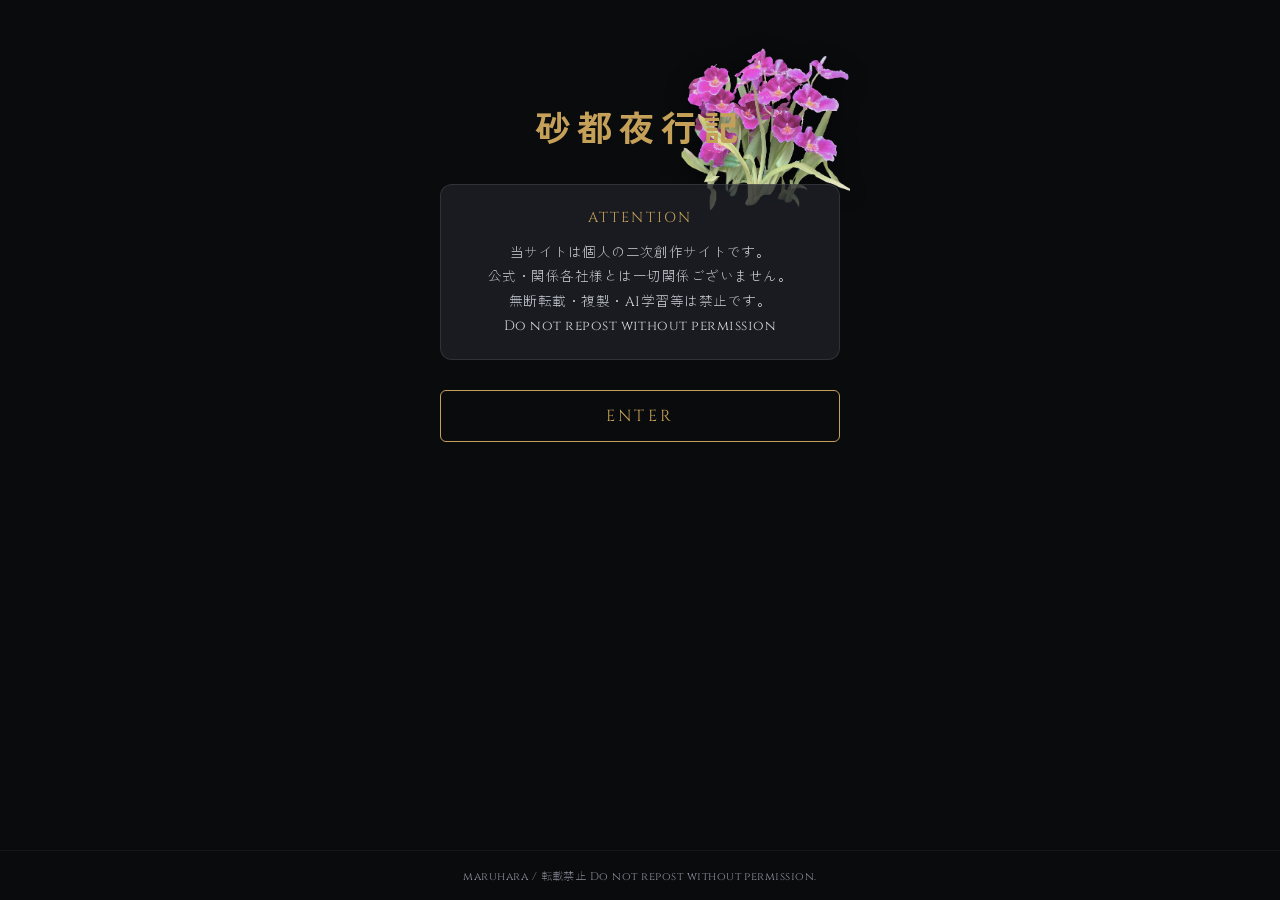
<file: index.html>
<!DOCTYPE html>
<html lang="ja">
<head>
  <meta charset="UTF-8">
  <meta name="viewport" content="width=device-width, initial-scale=1.0">
  
  <!-- 検索避け -->
  <meta name="robots" content="noindex, nofollow">
  <meta http-equiv="Cache-Control" content="no-cache, no-store, must-revalidate">
  <title>砂都夜行記</title>
  
  <!-- バージョン 1.0 に指定 -->
  <link rel="stylesheet" href="./style.css?v=1.0">
  <link href="https://fonts.googleapis.com/css2?family=Cinzel:wght@400;600&family=Zen+Kaku+Gothic+New:wght@300;400;700&display=swap" rel="stylesheet">
</head>
<body>

  <!-- INDEX メインコンテンツ（ヘッダー非表示） -->
  <main class="index-container">

    <!-- タイトルとATTENTIONを囲むラッパー -->
    <div class="index-card-wrapper">
      
      <!-- タイトル裏〜ATTENTION右上から覗くお花アクセント -->
      <div class="flower-accent"></div>

      <h1 class="logo-title">砂都夜行記</h1>

      <div class="warning-box">
        <span class="warning-title">ATTENTION</span>
        当サイトは個人の二次創作サイトです。<br>
        公式・関係各社様とは一切関係ございません。<br>
        無断転載・複製・AI学習等は禁止です。<br>
        Do not repost without permission
      </div>

    </div>

    <!-- 進入ボタン -->
    <a href="./character.html" class="btn-enter">ENTER</a>
  </main>

  <!-- 固定フッター -->
  <footer class="site-footer">
    <p>maruhara / 転載禁止 Do not repost without permission.</p>
  </footer>

</body>
</html>
</file>
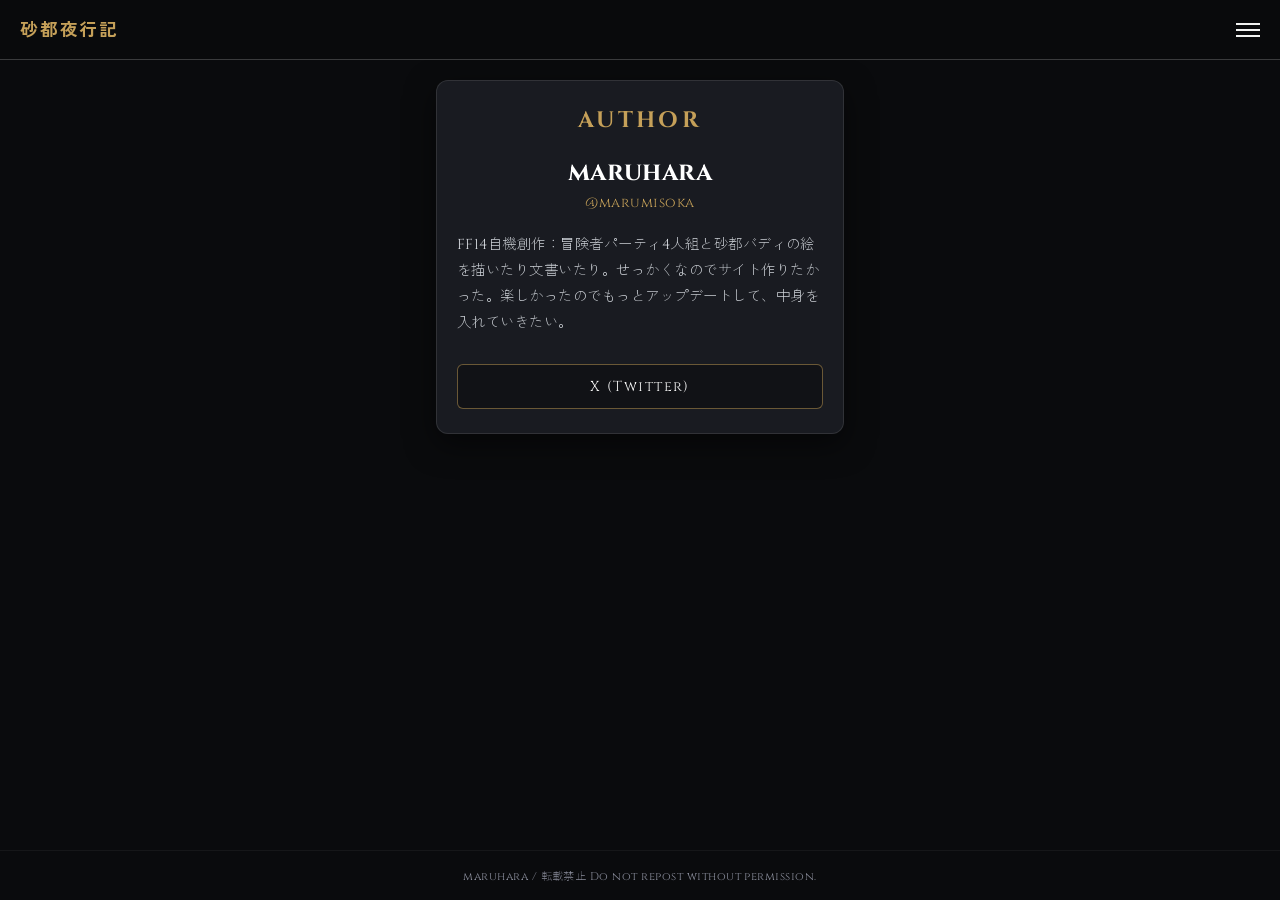
<file: author.html>
<!DOCTYPE html>
<html lang="ja">
<head>
  <meta charset="UTF-8">
  <meta name="viewport" content="width=device-width, initial-scale=1.0">
  
  <!-- 検索避け -->
  <meta name="robots" content="noindex, nofollow">
  <meta http-equiv="Cache-Control" content="no-cache, no-store, must-revalidate">
  <title>AUTHOR | SATOYAKOUKI</title>

  <link rel="stylesheet" href="./style.css?v=1.0">
  <link href="https://fonts.googleapis.com/css2?family=Cinzel:wght@400;600&family=Zen+Kaku+Gothic+New:wght@300;400;700&display=swap" rel="stylesheet">
</head>
<body>

  <!-- 固定ヘッダー -->
  <header class="site-header">
    <a href="./index.html" class="header-logo">砂都夜行記</a>
    <button class="menu-btn" id="menuBtn" aria-label="Menu">
      <span></span>
      <span></span>
      <span></span>
    </button>
  </header>

  <!-- ドロップダウンメニュー -->
  <nav class="dropdown-menu" id="dropdownMenu">
    <a href="./index.html">INDEX</a>
    <a href="./character.html">CHARACTER</a>
    <a href="./story.html">STORY</a>
    <a href="./author.html">AUTHOR</a>
  </nav>

  <!-- メインコンテンツ -->
  <main class="main-wrapper">
    <div class="content-card author-profile">
      <h1 class="page-title">AUTHOR</h1>
      
      <h2 class="author-name">maruhara</h2>
      <p class="author-id">@marumisoka</p>

      <p class="author-bio">
        FF14自機創作：冒険者パーティ4人組と砂都バディの絵を描いたり文書いたり。せっかくなのでサイト作りたかった。楽しかったのでもっとアップデートして、中身を入れていきたい。
      </p>

      <!-- SNS・外部リンクボタンエリア -->
      <div class="social-links">
        <!-- class="social-btn" が付いていることでボタンデザインが適用されます -->
        <a href="https://x.com/marumisoka" target="_blank" rel="noopener noreferrer" class="social-btn">X (Twitter)</a>
      </div>
    </div>
  </main>

<!-- 固定フッター -->
  <footer class="site-footer">
    <p>maruhara / 転載禁止 Do not repost without permission.</p>
  </footer>

  <script>
    const menuBtn = document.getElementById('menuBtn');
    const dropdownMenu = document.getElementById('dropdownMenu');
    menuBtn.addEventListener('click', () => {
      dropdownMenu.classList.toggle('active');
    });
  </script>
</body>
</html>
</file>
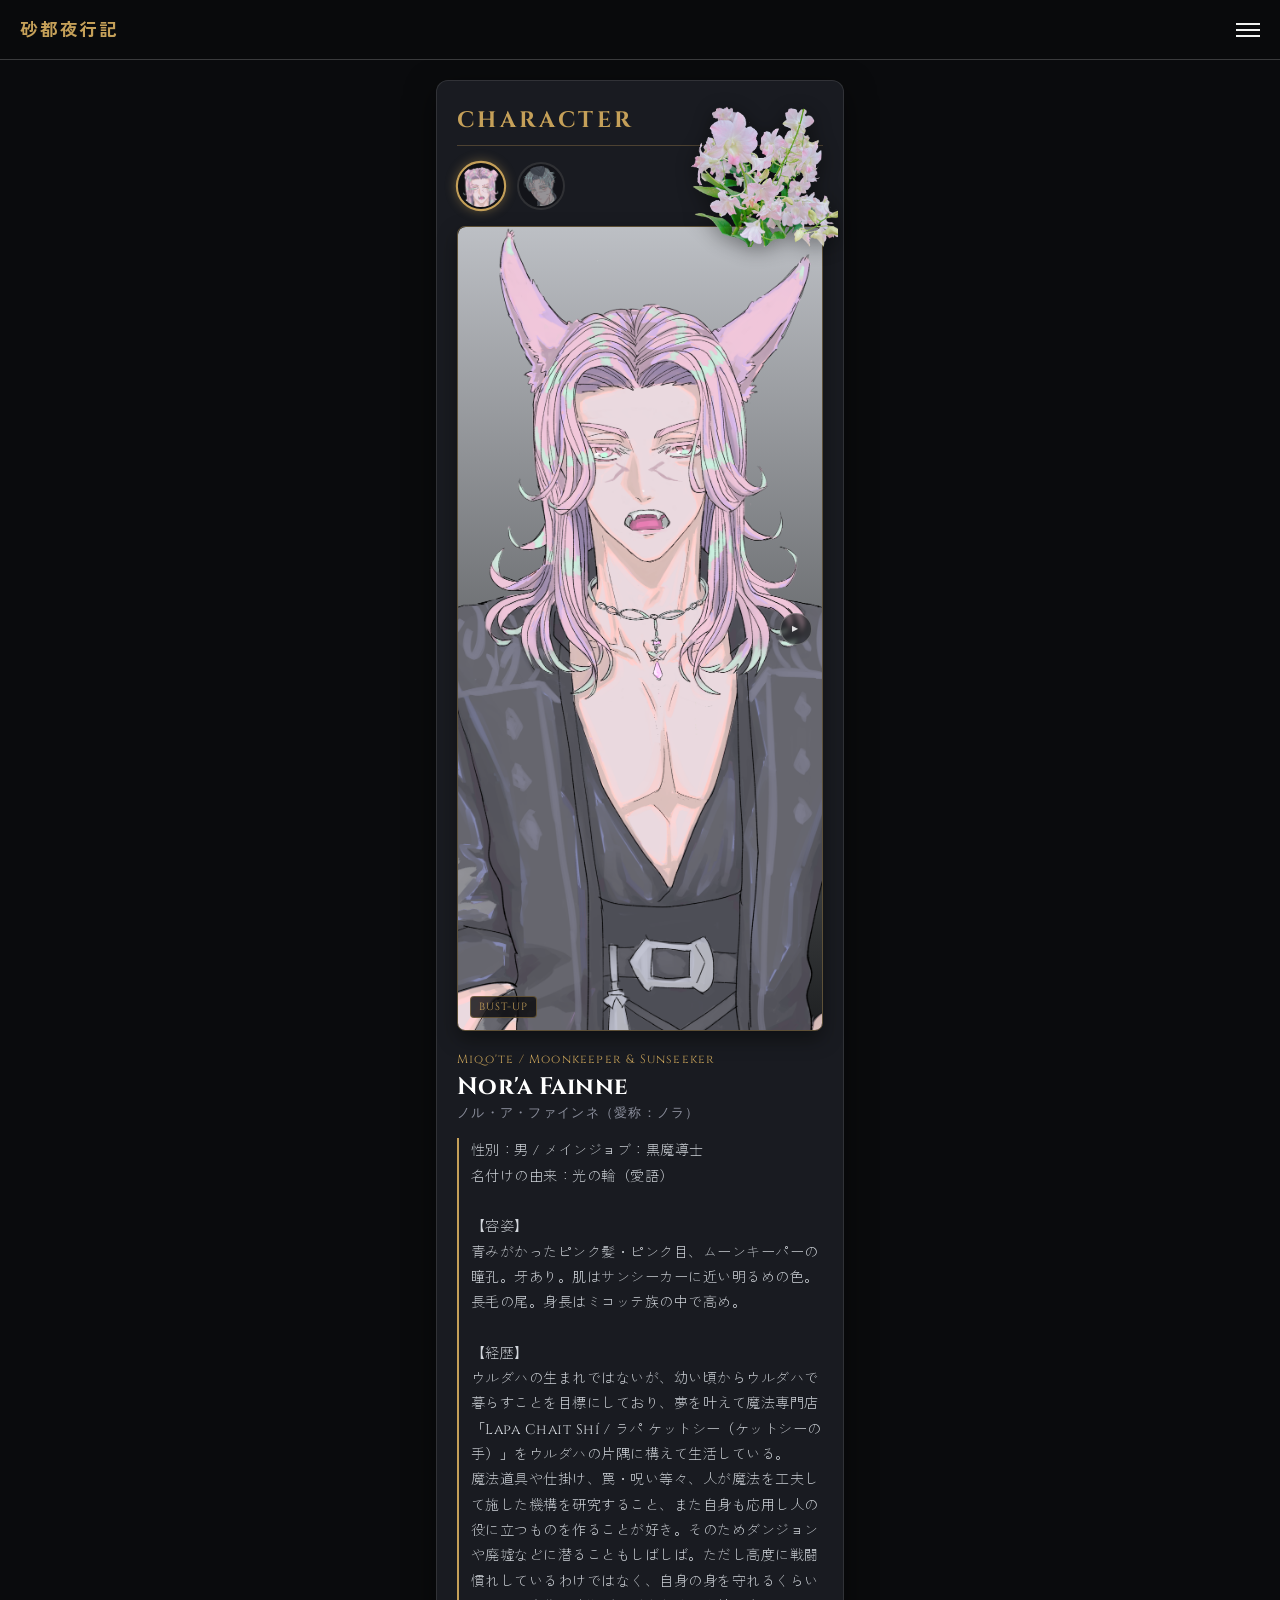
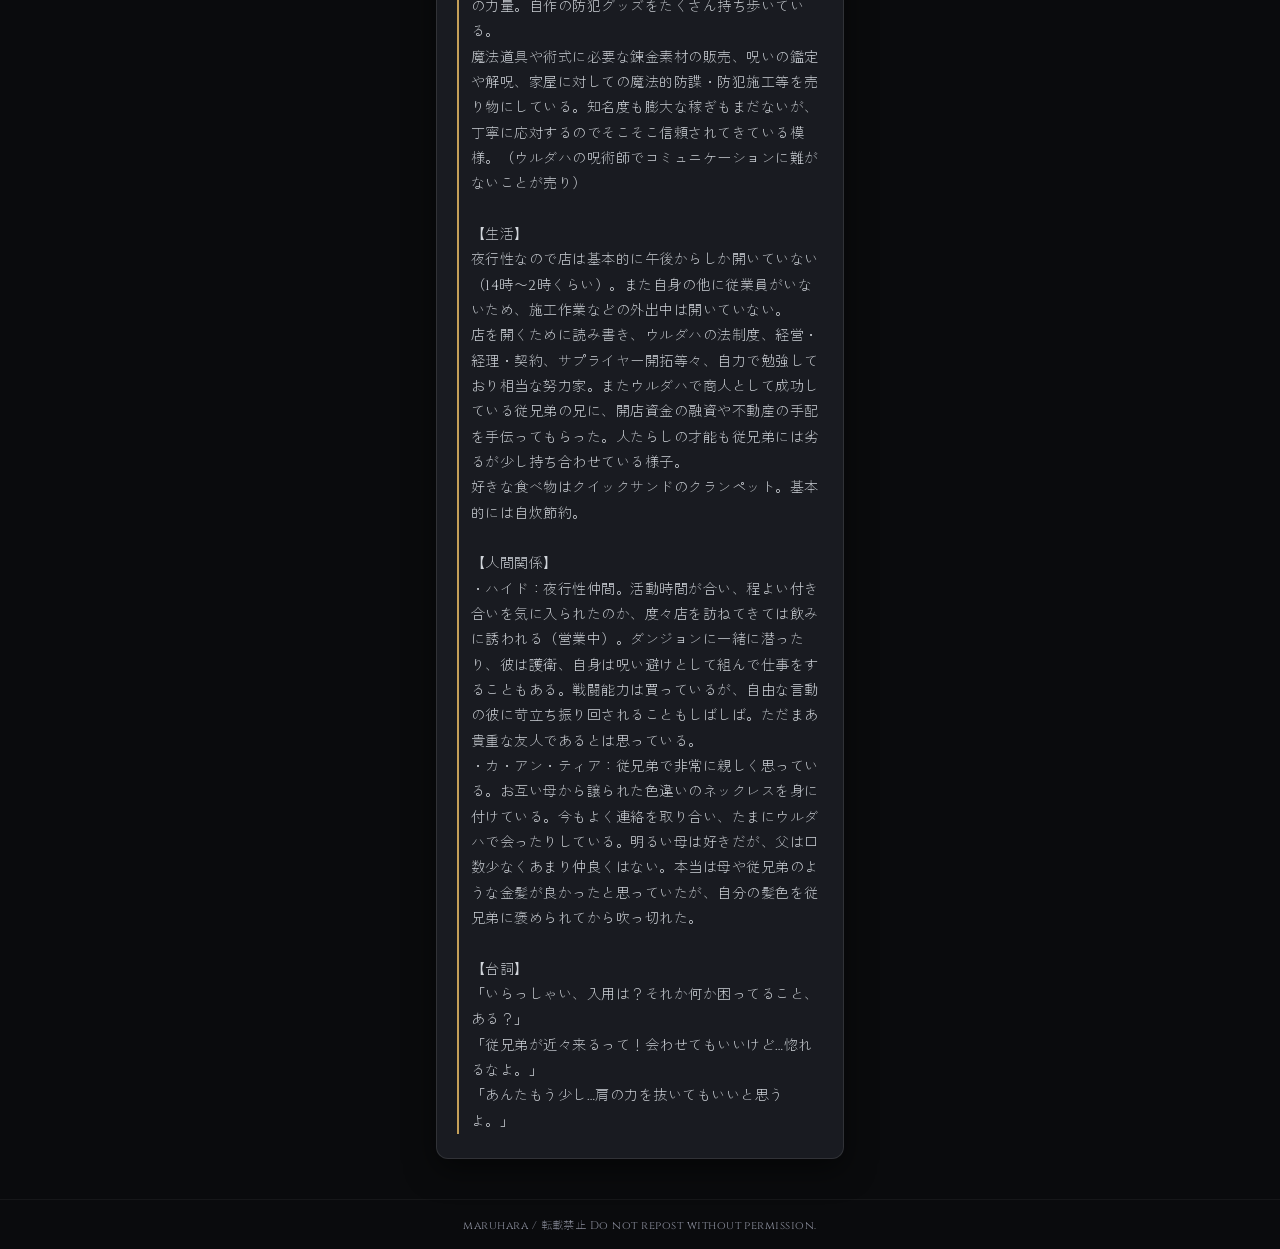
<file: character.html>
<!DOCTYPE html>
<html lang="ja">
<head>
  <meta charset="UTF-8">
  <meta name="viewport" content="width=device-width, initial-scale=1.0">
  
  <!-- 検索避け -->
  <meta name="robots" content="noindex, nofollow">
  <meta http-equiv="Cache-Control" content="no-cache, no-store, must-revalidate">
  <title>キャラクター | 砂都夜行記</title>
  
  <link rel="stylesheet" href="./style.css?v=1.0">
  <link href="https://fonts.googleapis.com/css2?family=Cinzel:wght@400;600&family=Zen+Kaku+Gothic+New:wght@300;400;700&display=swap" rel="stylesheet">
</head>
<body>

  <!-- 固定ヘッダー -->
  <header class="site-header">
    <a href="./index.html" class="header-logo">砂都夜行記</a>
    <button class="menu-btn" id="menuBtn" aria-label="Menu">
      <span></span>
      <span></span>
      <span></span>
    </button>
  </header>

  <!-- ドロップダウンメニュー -->
  <nav class="dropdown-menu" id="dropdownMenu">
    <a href="./index.html">INDEX</a>
    <a href="./character.html">CHARACTER</a>
    <a href="./story.html">STORY</a>
    <a href="./author.html">AUTHOR</a>
  </nav>

  <!-- メインコンテンツ -->
  <main class="main-wrapper">
    <div class="content-card">
      <h1 class="page-title char-title-left">CHARACTER</h1>

      <!-- アイコンとメイン画像をまとめるラッパー（お花配置用） -->
      <div class="char-display-wrapper">

        <!-- アイコン左付近からメイン画像左上へ被さるお花 -->
        <div class="chara-flower-accent"></div>

        <!-- キャラクター選択用アイコン -->
        <div class="char-selector-container">
          <button class="char-thumb-btn active" data-char="1" aria-label="Nor'a Fainne">
            <img src="./nora-icon.png" alt="Nor'a Fainne Icon" onerror="this.src='./nora_bust.png'">
          </button>
          <button class="char-thumb-btn" data-char="2" aria-label="Hyde Gilham">
            <img src="./hyde-icon.png" alt="Hyde Gilham Icon" onerror="this.src='./nora_bust.png'">
          </button>
        </div>

        <!-- メイン画像表示エリア -->
        <div class="character-img-box" id="charImgBox">
          <!-- 画像背面のグラデーションレイヤー -->
          <div class="char-bg-overlay"></div>

          <!-- 矢印ナビボタン -->
          <button class="swipe-arrow arrow-left" id="prevBtn" aria-label="Back to Bust-up">▲</button>
          <button class="swipe-arrow arrow-right" id="nextBtn" aria-label="To Stand">▲</button>

          <!-- メイン画像 -->
          <img id="mainCharImg" src="./nora_bust.png" alt="Nor'a Fainne">
          
          <!-- 画像種別表示 -->
          <span class="img-type-badge" id="imgTypeBadge">BUST-UP</span>
        </div>

      </div>

      <!-- プロフィールテキストエリア -->
      <div class="char-info align-left" id="charInfoBox">
        <span class="char-tag" id="charTag">Miqo'te / Moonkeeper & Sunseeker</span>
        <h2 class="char-name-jp" id="charNameJp">Nor'a Fainne</h2>
        <p class="char-name-en" id="charNameEn">ノル・ア・ファインネ（愛称：ノラ）</p>
        <div class="char-bio" id="charBio">
          <!-- JSで自動挿入されます -->
        </div>
      </div>

    </div>
  </main>

  <!-- 固定フッター -->
  <footer class="site-footer">
    <p>maruhara / 転載禁止 Do not repost without permission.</p>
  </footer>

  <!-- スクリプト制御 -->
  <script>
    // ハンバーガーメニュー
    const menuBtn = document.getElementById('menuBtn');
    const dropdownMenu = document.getElementById('dropdownMenu');
    menuBtn.addEventListener('click', () => {
      dropdownMenu.classList.toggle('active');
    });

    // キャラクター＆画像データ
    const characters = {
      1: {
        tag: "Miqo'te / Moonkeeper & Sunseeker",
        nameJp: "Nor'a Fainne",
        nameEn: "ノル・ア・ファインネ（愛称：ノラ）",
        bio: `性別：男 / メインジョブ：黒魔導士
名付けの由来：光の輪（愛語）

【容姿】
青みがかったピンク髪・ピンク目、ムーンキーパーの瞳孔。牙あり。肌はサンシーカーに近い明るめの色。長毛の尾。身長はミコッテ族の中で高め。

【経歴】
ウルダハの生まれではないが、幼い頃からウルダハで暮らすことを目標にしており、夢を叶えて魔法専門店「Lapa Chait Shí / ラパ ケットシー（ケットシーの手）」をウルダハの片隅に構えて生活している。
魔法道具や仕掛け、罠・呪い等々、人が魔法を工夫して施した機構を研究すること、また自身も応用し人の役に立つものを作ることが好き。そのためダンジョンや廃墟などに潜ることもしばしば。ただし高度に戦闘慣れしているわけではなく、自身の身を守れるくらいの力量。自作の防犯グッズをたくさん持ち歩いている。
魔法道具や術式に必要な錬金素材の販売、呪いの鑑定や解呪、家屋に対しての魔法的防諜・防犯施工等を売り物にしている。知名度も膨大な稼ぎもまだないが、丁寧に応対するのでそこそこ信頼されてきている模様。（ウルダハの呪術師でコミュニケーションに難がないことが売り）

【生活】
夜行性なので店は基本的に午後からしか開いていない（14時〜2時くらい）。また自身の他に従業員がいないため、施工作業などの外出中は開いていない。
店を開くために読み書き、ウルダハの法制度、経営・経理・契約、サプライヤー開拓等々、自力で勉強しており相当な努力家。またウルダハで商人として成功している従兄弟の兄に、開店資金の融資や不動産の手配を手伝ってもらった。人たらしの才能も従兄弟には劣るが少し持ち合わせている様子。
好きな食べ物はクイックサンドのクランペット。基本的には自炊節約。

【人間関係】
・ハイド：夜行性仲間。活動時間が合い、程よい付き合いを気に入られたのか、度々店を訪ねてきては飲みに誘われる（営業中）。ダンジョンに一緒に潜ったり、彼は護衛、自身は呪い避けとして組んで仕事をすることもある。戦闘能力は買っているが、自由な言動の彼に苛立ち振り回されることもしばしば。ただまあ貴重な友人であるとは思っている。
・カ・アン・ティア：従兄弟で非常に親しく思っている。お互い母から譲られた色違いのネックレスを身に付けている。今もよく連絡を取り合い、たまにウルダハで会ったりしている。明るい母は好きだが、父は口数少なくあまり仲良くはない。本当は母や従兄弟のような金髪が良かったと思っていたが、自分の髪色を従兄弟に褒められてから吹っ切れた。

【台詞】
「いらっしゃい、入用は？それか何か困ってること、ある？」
「従兄弟が近々来るって！会わせてもいいけど…惚れるなよ。」
「あんたもう少し…肩の力を抜いてもいいと思うよ。」`,
        standImg: "./nora_stand.png",
        bustImg: "./nora_bust.png"
      },
      2: {
        tag: "Elezen / Shader",
        nameJp: "Hyde Gilham",
        nameEn: "ハイド・ギラム（ウルダハで適当に拾った名前）",
        bio: `性別：男 / メインジョブ：侍、モンク、ナイト
名前の由来：水銀（hydrargyrum）

【容姿】
色素の薄い暗い肌色に銀の髪、金に光る瞳。エレゼン族の中でも背が高い。耳は短い。顔に3つ傷跡がある（グリダニアと、集落と、ウルダハの路地裏で付けられた傷）。

【経歴】
黒衣森の生まれだが精霊に拒まれグリダニアには入れず、子どもの頃に双蛇党含む人々と諍いを起こしたことから、グリダニアとの融和派（波風を立たず機嫌を損ねず息を潜める）であったシェーダーの集落から追いやられた。1人命からがらウルダハに辿り着き、金さえ掴めばどうにかなる国で生き延びた。
あまり感情を表には出さずいつも物憂げな顔つきをしている。ただ好奇心が死んだわけではなく、興味を持てば自分からアプローチしたり、表情はさほど変わらずとも楽しみもする。勘違いされやすい。逆境を超えたこともあり肝が据わっている。
自分の自由を束縛される、意思を蔑ろにされることが殊更嫌いで、罵倒や悪態には慣れているが彼の行動の邪魔をするとすぐに手が出て暴力で解決しがち。基本的に困っている人は助けず自分で何とかするべきだという考えだが、稀に親しみを感じた友人には手や耳を貸すこともあるらしい。

【生活】
体格を活かした武闘に優れ、護衛や討伐などの荒事で稼いでいる。度々代打として穴埋めで剣闘や拳闘の試合に出る時もあり、それが観たくて欠場をチェックするファンもいるらしい。ウルダハでは珍しい種族を活かして服飾のモデルをすることもある。
豪商の側仕えの仕事をしていた時に気に入られ、読み書きや計算、社交の作法等を教わり必死に覚えたため教養は身についている。
部屋に調度品は少なく飾り気はないが、人から受け取った服飾品がたくさん収納されている。着飾ることが似合い人に好印象を抱かせることを学習したため装いには気を遣っているが、自身の好みは特に無い。
御禁制の夢想花を加工したものを好み、ウルダハの数ある店舗で比較的中毒性の低いものを選んで時々服用している。好きな食べ物は柘榴と豆類。自炊はしない、少食。

【人間関係】
・ノル・ア・ファインネ：夜行性仲間（夜起きて朝眠る。分厚い遮光カーテンで部屋を暗くし布団にくるまって眠る。寝起きは悪い）。馴染みの店が潰れ新しく開店したノラの店を偶然訪れてから、ウルダハには珍しいお人好しを気に入り（面白がり）度々飲みに誘っている。

【台詞】
「飲みに行こう。こんな時間に誰も来ないだろう。」
「エディブルは控えた方がいい。効き目が強い。」
「…私は君ほど聡くはないよ」`,
        standImg: "./hyde_stand.png",
        bustImg: "./hyde_bust.png"
      }
    };

    // 画像プリロード処理
    const preloadedImages = [];
    function preloadAllImages() {
      Object.values(characters).forEach(c => {
        const imgStand = new Image();
        imgStand.src = c.standImg;
        preloadedImages.push(imgStand);

        const imgBust = new Image();
        imgBust.src = c.bustImg;
        preloadedImages.push(imgBust);
      });
    }

    let currentCharId = 1;
    let currentViewType = 'bust';

    // DOM要素
    const mainCharImg = document.getElementById('mainCharImg');
    const charTag = document.getElementById('charTag');
    const charNameJp = document.getElementById('charNameJp');
    const charNameEn = document.getElementById('charNameEn');
    const charBio = document.getElementById('charBio');
    const imgTypeBadge = document.getElementById('imgTypeBadge');
    
    const charImgBox = document.getElementById('charImgBox');
    const charInfoBox = document.getElementById('charInfoBox');
    const thumbBtns = document.querySelectorAll('.char-thumb-btn');
    const prevBtn = document.getElementById('prevBtn');
    const nextBtn = document.getElementById('nextBtn');

    // 表示更新関数
    function updateDisplay(charId, viewType) {
      const data = characters[charId];
      if (!data) return;

      currentCharId = parseInt(charId);
      currentViewType = viewType;

      thumbBtns.forEach(btn => {
        if (parseInt(btn.getAttribute('data-char')) === currentCharId) {
          btn.classList.add('active');
        } else {
          btn.classList.remove('active');
        }
      });

      charImgBox.classList.add('fade-out');
      charInfoBox.classList.add('fade-out');

      setTimeout(() => {
        const targetImg = (viewType === 'stand') ? data.standImg : data.bustImg;
        mainCharImg.src = targetImg;
        mainCharImg.onerror = () => { mainCharImg.src = './nora_bust.png'; };

        charTag.textContent = data.tag;
        charNameJp.textContent = data.nameJp;
        charNameEn.textContent = data.nameEn;
        
        /* 改行と<br>の両方を綺麗に改行変換して表示 */
        let formattedBio = data.bio.replace(/<br\s*\/?>/gi, '\n');
        charBio.innerHTML = formattedBio.replace(/\n/g, '<br>');

        imgTypeBadge.textContent = (viewType === 'stand') ? 'STAND' : 'BUST-UP';

        if (viewType === 'bust') {
          prevBtn.style.display = 'none';
          nextBtn.style.display = 'flex';
        } else {
          prevBtn.style.display = 'flex';
          nextBtn.style.display = 'none';
        }

        charImgBox.classList.remove('fade-out');
        charInfoBox.classList.remove('fade-out');
      }, 80);
    }

    // 初期化
    window.addEventListener('DOMContentLoaded', () => {
      preloadAllImages();
      updateDisplay(1, 'bust');
    });

    // アイコンタップ時
    thumbBtns.forEach(btn => {
      btn.addEventListener('click', () => {
        const id = btn.getAttribute('data-char');
        updateDisplay(id, 'bust');
      });
    });

    // 矢印ボタンタップ時
    nextBtn.addEventListener('click', (e) => {
      e.stopPropagation();
      updateDisplay(currentCharId, 'stand');
    });

    prevBtn.addEventListener('click', (e) => {
      e.stopPropagation();
      updateDisplay(currentCharId, 'bust');
    });

    // スワイプ処理
    let startX = 0;
    let endX = 0;

    charImgBox.addEventListener('touchstart', (e) => {
      startX = e.touches[0].clientX;
    }, { passive: true });

    charImgBox.addEventListener('touchend', (e) => {
      endX = e.changedTouches[0].clientX;
      handleSwipe();
    }, { passive: true });

    function handleSwipe() {
      const diffX = startX - endX;
      if (Math.abs(diffX) > 40) {
        if (diffX > 0 && currentViewType === 'bust') {
          updateDisplay(currentCharId, 'stand');
        } else if (diffX < 0 && currentViewType === 'stand') {
          updateDisplay(currentCharId, 'bust');
        }
      }
    }
  </script>
</body>
</html>
</file>
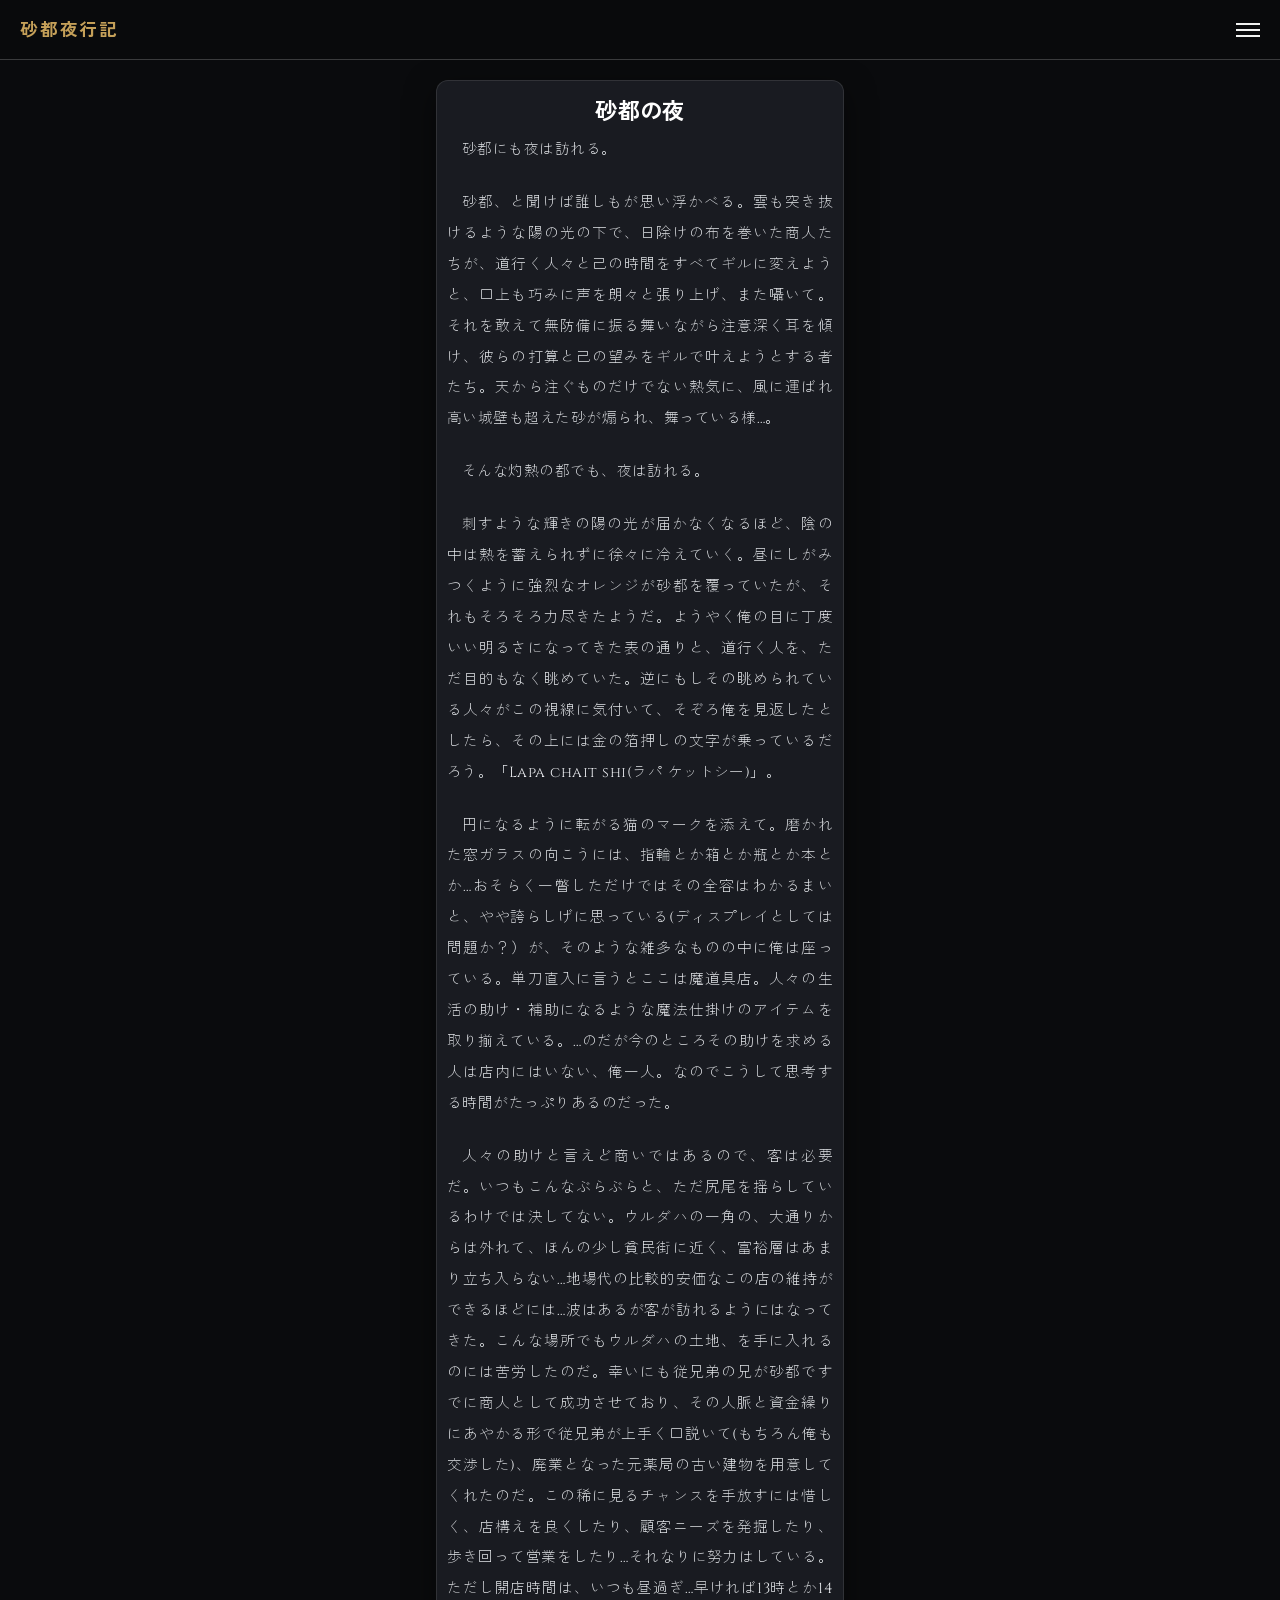
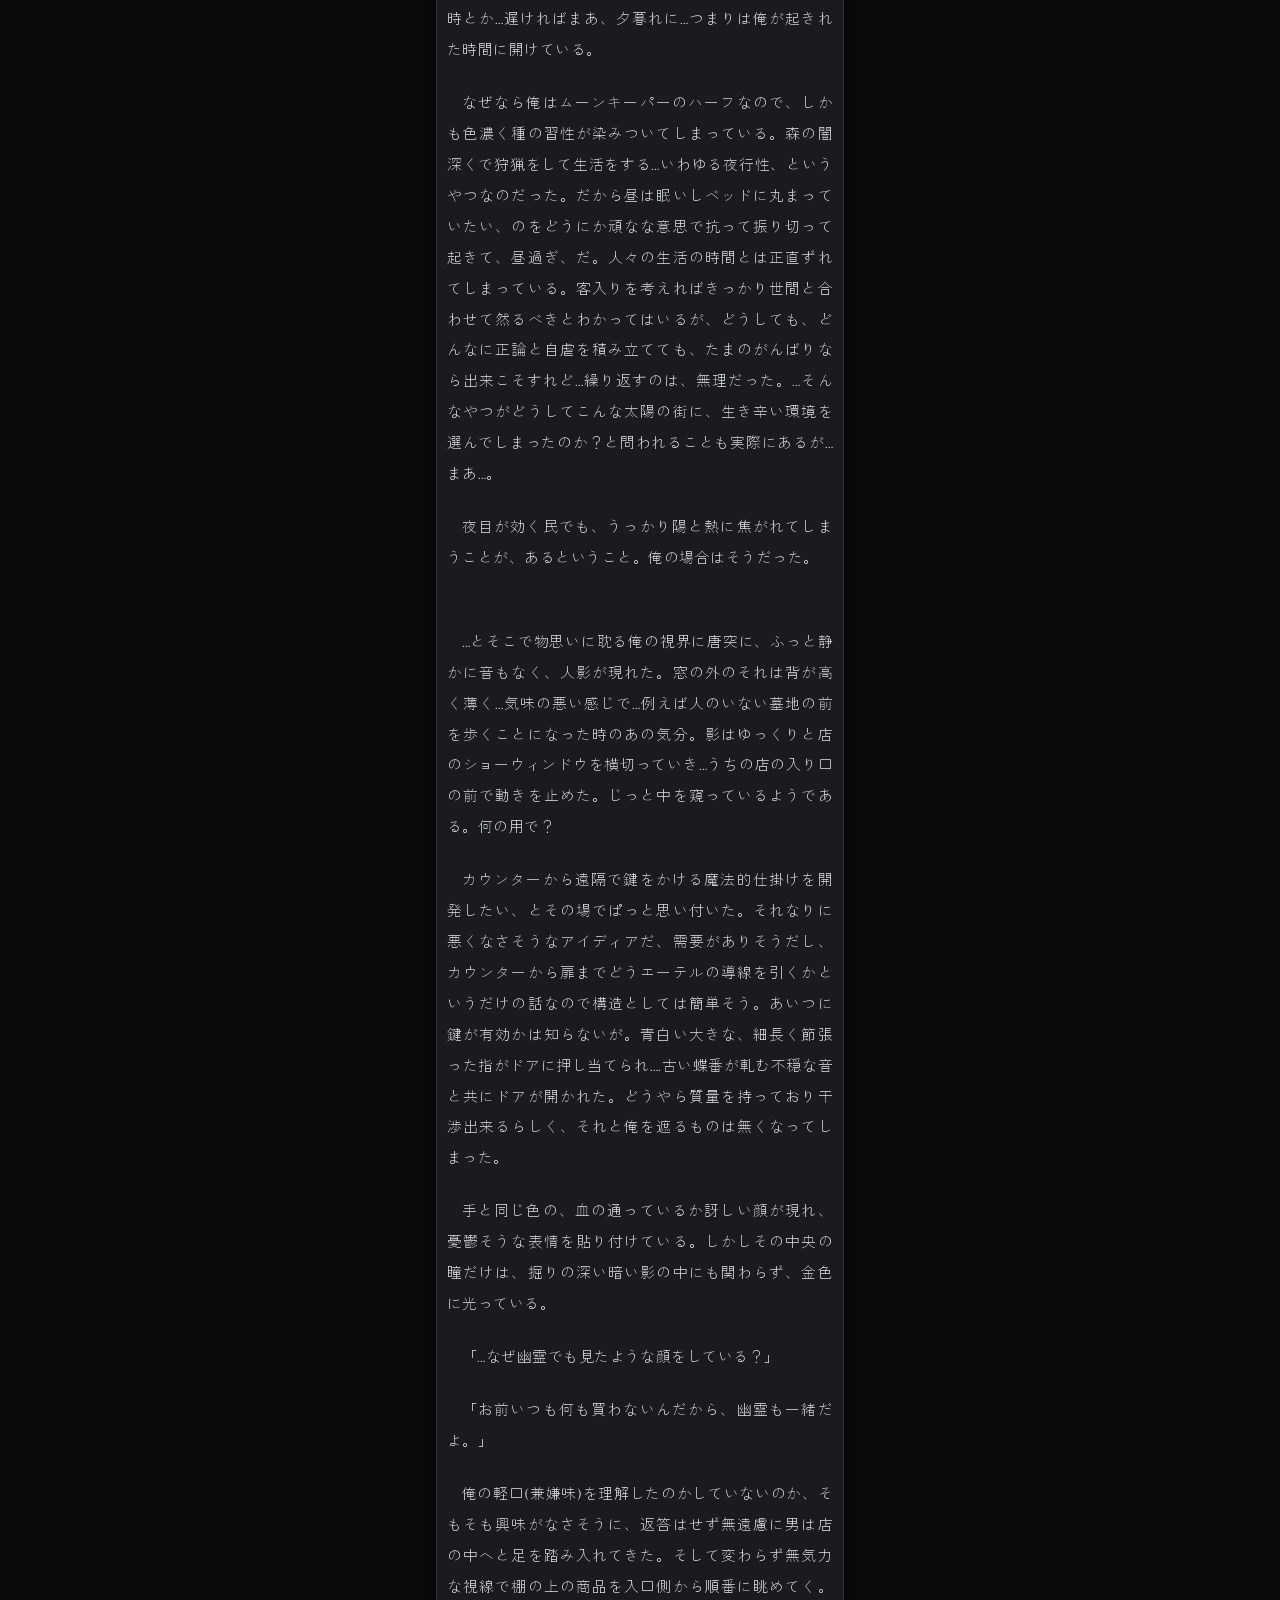
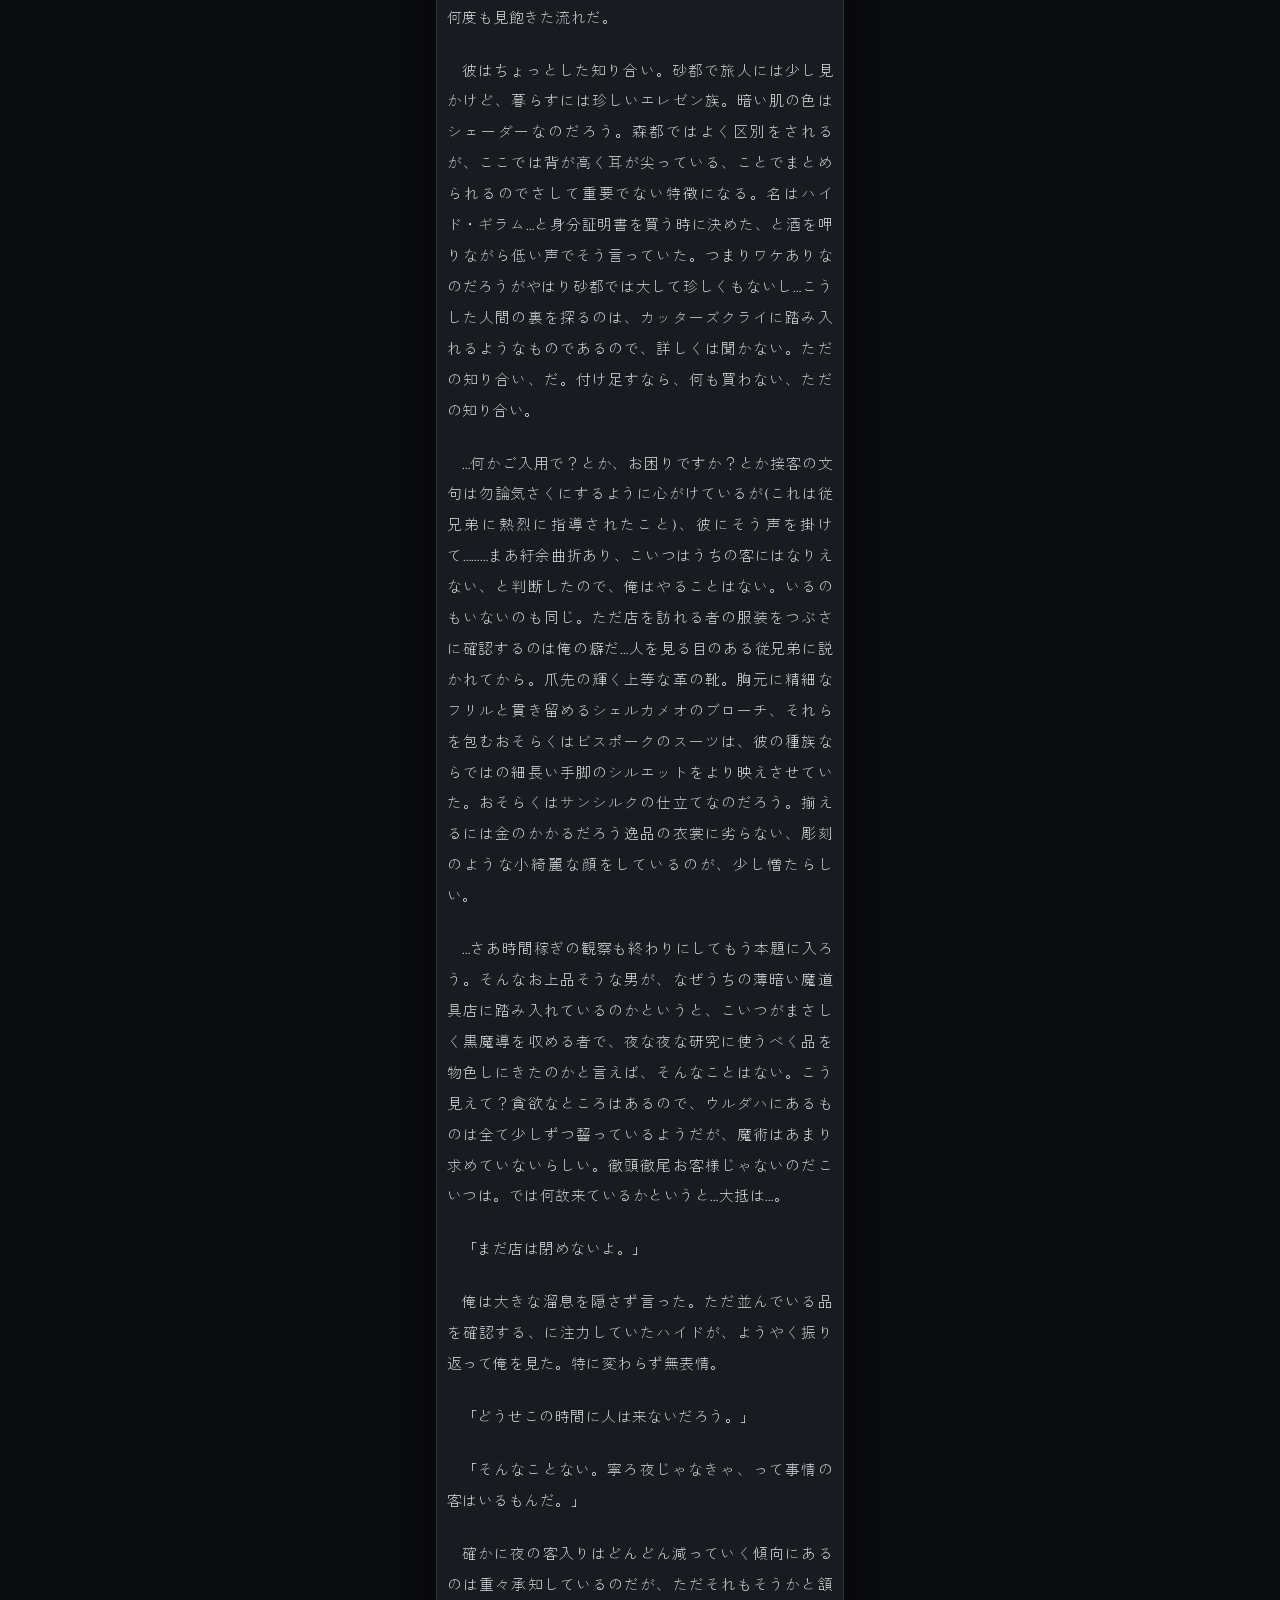
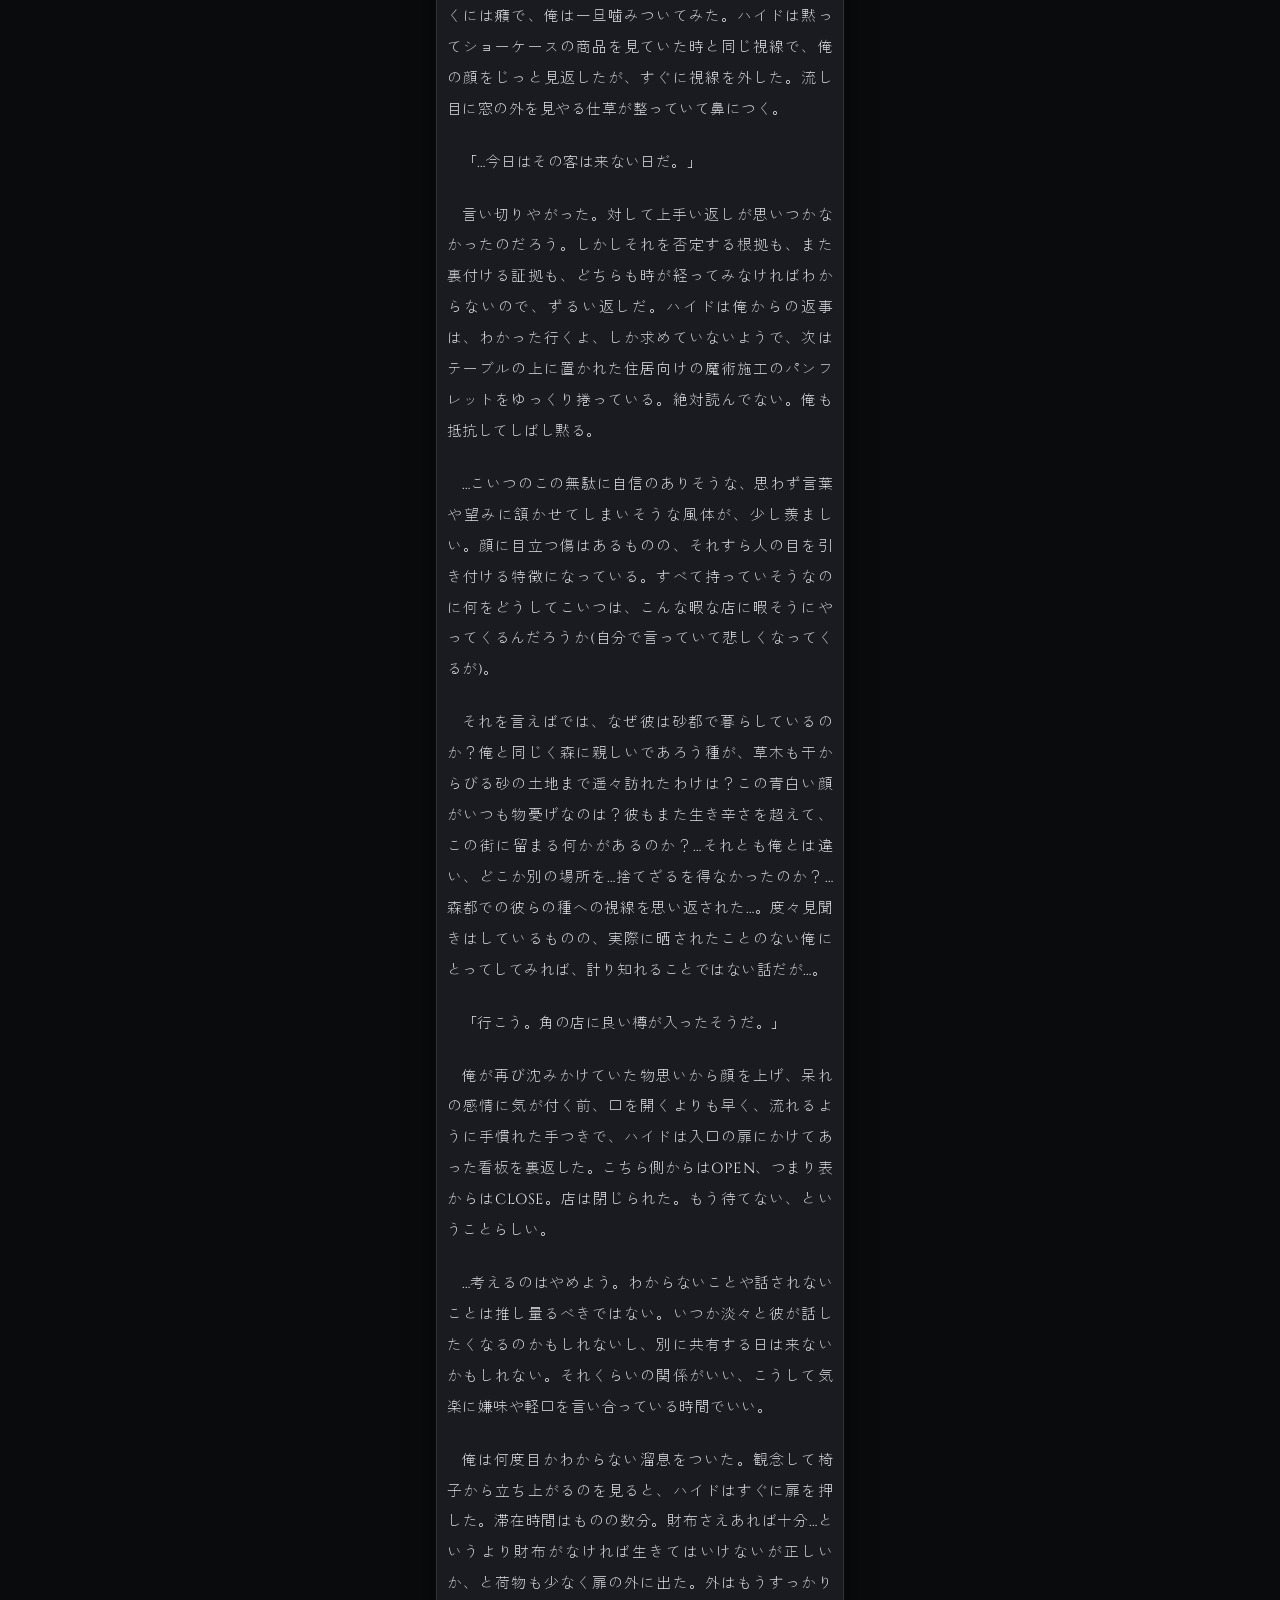
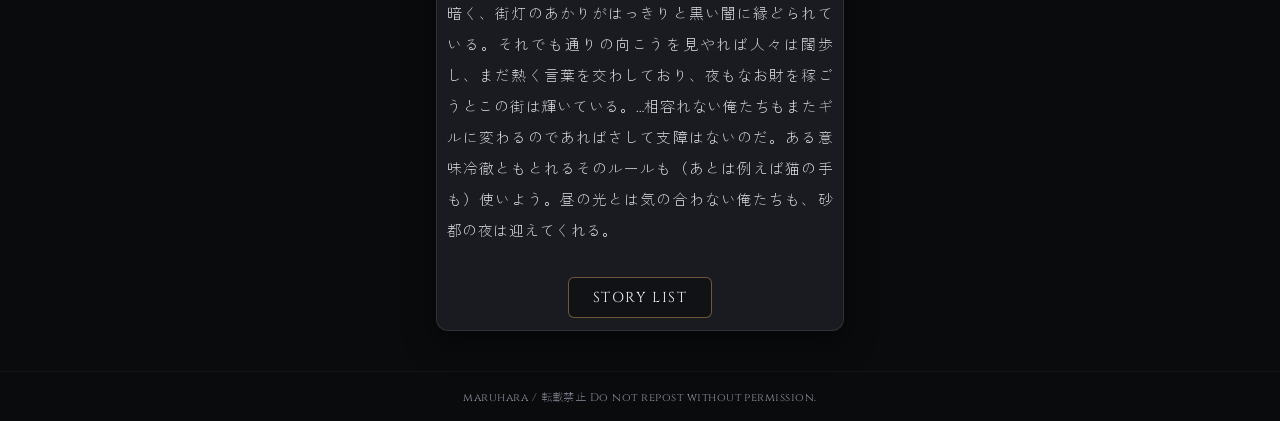
<file: novel-01.html>
<!DOCTYPE html>
<html lang="ja">
<head>
  <meta charset="UTF-8">
  <meta name="viewport" content="width=device-width, initial-scale=1.0">
  
  <!-- 検索避け -->
  <meta name="robots" content="noindex, nofollow">
  <meta http-equiv="Cache-Control" content="no-cache, no-store, must-revalidate">
  <title>砂都の夜 | 砂都夜行記</title>
  
  <!-- バージョン指定 -->
  <link rel="stylesheet" href="./style.css?v=1.0">
  <link href="https://fonts.googleapis.com/css2?family=Cinzel:wght@400;600&family=Zen+Kaku+Gothic+New:wght@300;400;700&display=swap" rel="stylesheet">
</head>
<body>

  <!-- 固定ヘッダー -->
  <header class="site-header">
    <a href="./index.html" class="header-logo">砂都夜行記</a>
    <button class="menu-btn" id="menuBtn" aria-label="Menu">
      <span></span>
      <span></span>
      <span></span>
    </button>
  </header>

  <!-- ドロップダウンメニュー -->
  <nav class="dropdown-menu" id="dropdownMenu">
    <a href="./index.html">INDEX</a>
    <a href="./character.html">CHARACTER</a>
    <a href="./story.html">STORY</a>
    <a href="./author.html">AUTHOR</a>
  </nav>

  <!-- メインコンテンツ -->
  <main class="main-wrapper">
    <div class="content-card novel-wrapper">
      
      <!-- タイトル＆サブタイトル -->
      <h1 class="novel-title">砂都の夜
      </h1>

      <!-- 小説本文 -->
      <div class="novel-body">
        <p>砂都にも夜は訪れる。</p>
        <p>砂都、と聞けば誰しもが思い浮かべる。雲も突き抜けるような陽の光の下で、日除けの布を巻いた商人たちが、道行く人々と己の時間をすべてギルに変えようと、口上も巧みに声を朗々と張り上げ、また囁いて。それを敢えて無防備に振る舞いながら注意深く耳を傾け、彼らの打算と己の望みをギルで叶えようとする者たち。天から注ぐものだけでない熱気に、風に運ばれ高い城壁も超えた砂が煽られ、舞っている様…。</p>
        <p>そんな灼熱の都でも、夜は訪れる。</p>
        <p>刺すような輝きの陽の光が届かなくなるほど、陰の中は熱を蓄えられずに徐々に冷えていく。昼にしがみつくように強烈なオレンジが砂都を覆っていたが、それもそろそろ力尽きたようだ。ようやく俺の目に丁度いい明るさになってきた表の通りと、道行く人を、ただ目的もなく眺めていた。逆にもしその眺められている人々がこの視線に気付いて、そぞろ俺を見返したとしたら、その上には金の箔押しの文字が乗っているだろう。「Lapa chait shi(ラパ ケットシー)」。</p>
        <p>円になるように転がる猫のマークを添えて。磨かれた窓ガラスの向こうには、指輪とか箱とか瓶とか本とか…おそらく一瞥しただけではその全容はわかるまいと、やや誇らしげに思っている(ディスプレイとしては問題か？）が、そのような雑多なものの中に俺は座っている。単刀直入に言うとここは魔道具店。人々の生活の助け・補助になるような魔法仕掛けのアイテムを取り揃えている。…のだが今のところその助けを求める人は店内にはいない、俺一人。なのでこうして思考する時間がたっぷりあるのだった。</p>
        <p>人々の助けと言えど商いではあるので、客は必要だ。いつもこんなぶらぶらと、ただ尻尾を揺らしているわけでは決してない。ウルダハの一角の、大通りからは外れて、ほんの少し貧民街に近く、富裕層はあまり立ち入らない…地場代の比較的安価なこの店の維持ができるほどには…波はあるが客が訪れるようにはなってきた。こんな場所でもウルダハの土地、を手に入れるのには苦労したのだ。幸いにも従兄弟の兄が砂都ですでに商人として成功させており、その人脈と資金繰りにあやかる形で従兄弟が上手く口説いて(もちろん俺も交渉した)、廃業となった元薬局の古い建物を用意してくれたのだ。この稀に見るチャンスを手放すには惜しく、店構えを良くしたり、顧客ニーズを発掘したり、歩き回って営業をしたり…それなりに努力はしている。ただし開店時間は、いつも昼過ぎ…早ければ13時とか14時とか…遅ければまあ、夕暮れに…つまりは俺が起きれた時間に開けている。</p>
        <p>なぜなら俺はムーンキーパーのハーフなので、しかも色濃く種の習性が染みついてしまっている。森の闇深くで狩猟をして生活をする…いわゆる夜行性、というやつなのだった。だから昼は眠いしベッドに丸まっていたい、のをどうにか頑なな意思で抗って振り切って起きて、昼過ぎ、だ。人々の生活の時間とは正直ずれてしまっている。客入りを考えればきっかり世間と合わせて然るべきとわかってはいるが、どうしても、どんなに正論と自虐を積み立てても、たまのがんばりなら出来こそすれど…繰り返すのは、無理だった。…そんなやつがどうしてこんな太陽の街に、生き辛い環境を選んでしまったのか？と問われることも実際にあるが…まあ…。</p>
        <p>夜目が効く民でも、うっかり陽と熱に焦がれてしまうことが、あるということ。俺の場合はそうだった。</p><br>
        <p>…とそこで物思いに耽る俺の視界に唐突に、ふっと静かに音もなく、人影が現れた。窓の外のそれは背が高く薄く…気味の悪い感じで…例えば人のいない墓地の前を歩くことになった時のあの気分。影はゆっくりと店のショーウィンドウを横切っていき…うちの店の入り口の前で動きを止めた。じっと中を窺っているようである。何の用で？</p>
        <p>カウンターから遠隔で鍵をかける魔法的仕掛けを開発したい、とその場でぱっと思い付いた。それなりに悪くなさそうなアイディアだ、需要がありそうだし、カウンターから扉までどうエーテルの導線を引くかというだけの話なので構造としては簡単そう。あいつに鍵が有効かは知らないが。青白い大きな、細長く節張った指がドアに押し当てられ….古い蝶番が軋む不穏な音と共にドアが開かれた。どうやら質量を持っており干渉出来るらしく、それと俺を遮るものは無くなってしまった。</p>
        <p>手と同じ色の、血の通っているか訝しい顔が現れ、憂鬱そうな表情を貼り付けている。しかしその中央の瞳だけは、掘りの深い暗い影の中にも関わらず、金色に光っている。</p>
        <p>「…なぜ幽霊でも見たような顔をしている？」</p>
        <p>「お前いつも何も買わないんだから、幽霊も一緒だよ。」</p>
        <p>俺の軽口(兼嫌味)を理解したのかしていないのか、そもそも興味がなさそうに、返答はせず無遠慮に男は店の中へと足を踏み入れてきた。そして変わらず無気力な視線で棚の上の商品を入口側から順番に眺めてく。何度も見飽きた流れだ。</p>
        <p>彼はちょっとした知り合い。砂都で旅人には少し見かけど、暮らすには珍しいエレゼン族。暗い肌の色はシェーダーなのだろう。森都ではよく区別をされるが、ここでは背が高く耳が尖っている、ことでまとめられるのでさして重要でない特徴になる。名はハイド・ギラム…と身分証明書を買う時に決めた、と酒を呷りながら低い声でそう言っていた。つまりワケありなのだろうがやはり砂都では大して珍しくもないし…こうした人間の裏を探るのは、カッターズクライに踏み入れるようなものであるので、詳しくは聞かない。ただの知り合い、だ。付け足すなら、何も買わない、ただの知り合い。</p>
        <p>…何かご入用で？とか、お困りですか？とか接客の文句は勿論気さくにするように心がけているが(これは従兄弟に熱烈に指導されたこと)、彼にそう声を掛けて………まあ紆余曲折あり、こいつはうちの客にはなりえない、と判断したので、俺はやることはない。いるのもいないのも同じ。ただ店を訪れる者の服装をつぶさに確認するのは俺の癖だ…人を見る目のある従兄弟に説かれてから。爪先の輝く上等な革の靴。胸元に精細なフリルと貫き留めるシェルカメオのブローチ、それらを包むおそらくはビスポークのスーツは、彼の種族ならではの細長い手脚のシルエットをより映えさせていた。おそらくはサンシルクの仕立てなのだろう。揃えるには金のかかるだろう逸品の衣裳に劣らない、彫刻のような小綺麗な顔をしているのが、少し憎たらしい。</p>
        <p>…さあ時間稼ぎの観察も終わりにしてもう本題に入ろう。そんなお上品そうな男が、なぜうちの薄暗い魔道具店に踏み入れているのかというと、こいつがまさしく黒魔導を収める者で、夜な夜な研究に使うべく品を物色しにきたのかと言えば、そんなことはない。こう見えて？貪欲なところはあるので、ウルダハにあるものは全て少しずつ齧っているようだが、魔術はあまり求めていないらしい。徹頭徹尾お客様じゃないのだこいつは。では何故来ているかというと…大抵は…。</p>
        <p>「まだ店は閉めないよ。」</p>
        <p>俺は大きな溜息を隠さず言った。ただ並んでいる品を確認する、に注力していたハイドが、ようやく振り返って俺を見た。特に変わらず無表情。</p>
        <p>「どうせこの時間に人は来ないだろう。」</p>
        <p>「そんなことない。寧ろ夜じゃなきゃ、って事情の客はいるもんだ。」</p>
        <p>確かに夜の客入りはどんどん減っていく傾向にあるのは重々承知しているのだが、ただそれもそうかと頷くには癪で、俺は一旦噛みついてみた。ハイドは黙ってショーケースの商品を見ていた時と同じ視線で、俺の顔をじっと見返したが、すぐに視線を外した。流し目に窓の外を見やる仕草が整っていて鼻につく。</p>
        <p>「…今日はその客は来ない日だ。」</p>
        <p>言い切りやがった。対して上手い返しが思いつかなかったのだろう。しかしそれを否定する根拠も、また裏付ける証拠も、どちらも時が経ってみなければわからないので、ずるい返しだ。ハイドは俺からの返事は、わかった行くよ、しか求めていないようで、次はテーブルの上に置かれた住居向けの魔術施工のパンフレットをゆっくり捲っている。絶対読んでない。俺も抵抗してしばし黙る。</p>
        <p>…こいつのこの無駄に自信のありそうな、思わず言葉や望みに頷かせてしまいそうな風体が、少し羨ましい。顔に目立つ傷はあるものの、それすら人の目を引き付ける特徴になっている。すべて持っていそうなのに何をどうしてこいつは、こんな暇な店に暇そうにやってくるんだろうか(自分で言っていて悲しくなってくるが)。</p>
        <p>それを言えばでは、なぜ彼は砂都で暮らしているのか？俺と同じく森に親しいであろう種が、草木も干からびる砂の土地まで遥々訪れたわけは？この青白い顔がいつも物憂げなのは？彼もまた生き辛さを超えて、この街に留まる何かがあるのか？…それとも俺とは違い、どこか別の場所を…捨てざるを得なかったのか？…森都での彼らの種への視線を思い返された…。度々見聞きはしているものの、実際に晒されたことのない俺にとってしてみれば、計り知れることではない話だが…。</p>
        <p>「行こう。角の店に良い樽が入ったそうだ。」</p>
        <p>俺が再び沈みかけていた物思いから顔を上げ、呆れの感情に気が付く前、口を開くよりも早く、流れるように手慣れた手つきで、ハイドは入口の扉にかけてあった看板を裏返した。こちら側からはOPEN、つまり表からはCLOSE。店は閉じられた。もう待てない、ということらしい。</p>
        <p>…考えるのはやめよう。わからないことや話されないことは推し量るべきではない。いつか淡々と彼が話したくなるのかもしれないし、別に共有する日は来ないかもしれない。それくらいの関係がいい、こうして気楽に嫌味や軽口を言い合っている時間でいい。</p>
        <p>俺は何度目かわからない溜息をついた。観念して椅子から立ち上がるのを見ると、ハイドはすぐに扉を押した。滞在時間はものの数分。財布さえあれば十分…というより財布がなければ生きてはいけないが正しいか、と荷物も少なく扉の外に出た。外はもうすっかり暗く、街灯のあかりがはっきりと黒い闇に縁どられている。それでも通りの向こうを見やれば人々は闊歩し、まだ熱く言葉を交わしており、夜もなお財を稼ごうとこの街は輝いている。…相容れない俺たちもまたギルに変わるのであればさして支障はないのだ。ある意味冷徹ともとれるそのルールも（あとは例えば猫の手も）使いよう。昼の光とは気の合わない俺たちも、砂都の夜は迎えてくれる。</p>
      </div>

        <!-- 一覧へ戻るボタン -->
        <div style="text-align: center; margin-top: 30px;">
          <a href="./story.html" class="social-btn" style="display: inline-block; width: auto; padding: 10px 24px;">STORY LIST</a>
        </div>
      </article>
    </div>
  </main>

  <!-- 固定フッター -->
  <footer class="site-footer">
    <p>maruhara / 転載禁止 Do not repost without permission.</p>
  </footer>

  <script>
    // ハンバーガーメニュー
    const menuBtn = document.getElementById('menuBtn');
    const dropdownMenu = document.getElementById('dropdownMenu');
    menuBtn.addEventListener('click', () => {
      dropdownMenu.classList.toggle('active');
    });
  </script>
</body>
</html>
</file>
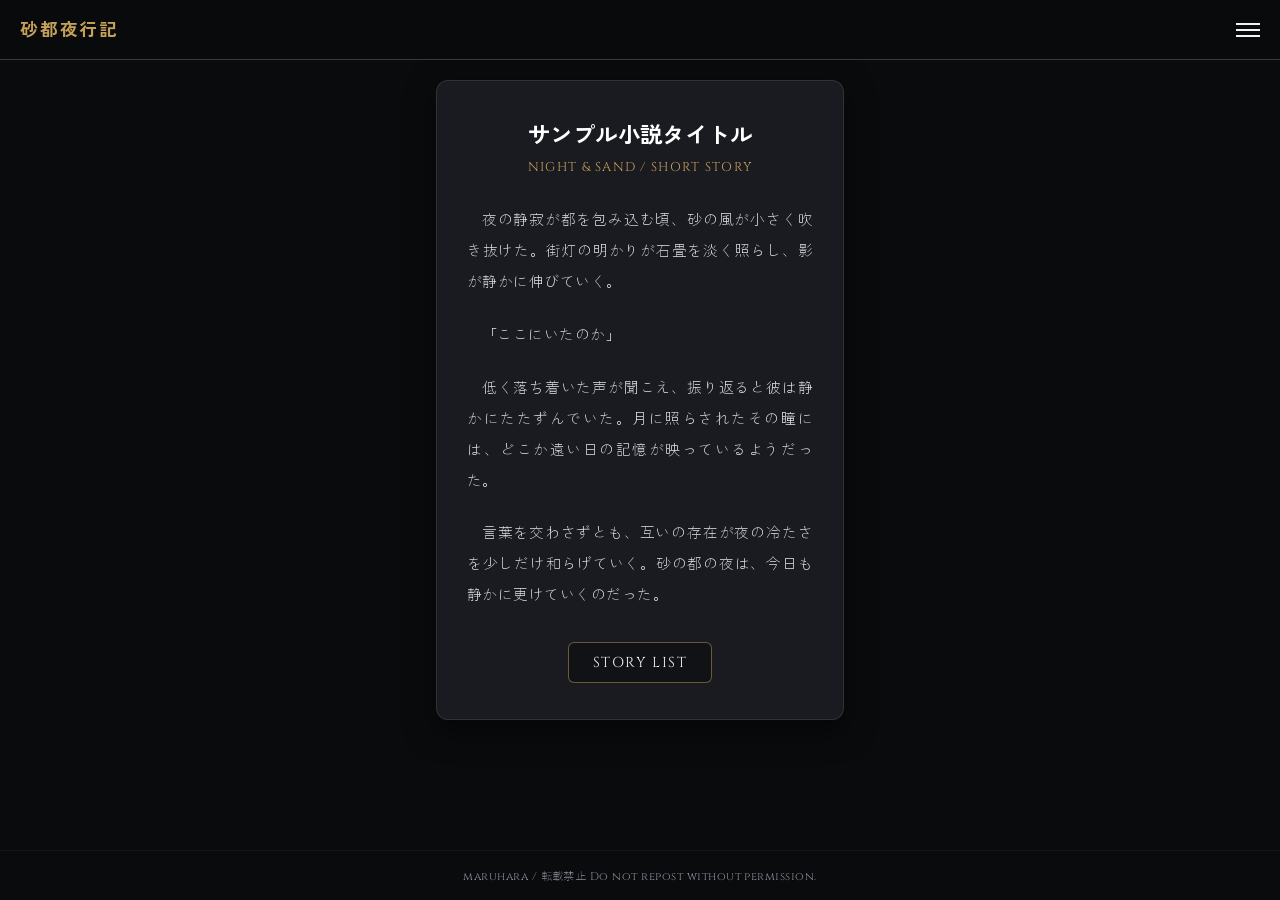
<file: novel-sample.html>
<!DOCTYPE html>
<html lang="ja">
<head>
  <meta charset="UTF-8">
  <meta name="viewport" content="width=device-width, initial-scale=1.0">
  
  <!-- 検索避け -->
  <meta name="robots" content="noindex, nofollow">
  <meta http-equiv="Cache-Control" content="no-cache, no-store, must-revalidate">
  <title>サンプル小説 | SATOYAKOUKI</title>
  
  <!-- CSS読み込み（バージョン 2.7 に指定） -->
  <link rel="stylesheet" href="./style.css?v=1.0">
  <link href="https://fonts.googleapis.com/css2?family=Cinzel:wght@400;600&family=Zen+Kaku+Gothic+New:wght@300;400;700&display=swap" rel="stylesheet">
</head>
<body>

  <!-- 固定ヘッダー -->
  <header class="site-header">
    <a href="./index.html" class="header-logo">砂都夜行記</a>
    <button class="menu-btn" id="menuBtn" aria-label="Menu">
      <span></span>
      <span></span>
      <span></span>
    </button>
  </header>

  <!-- ドロップダウンメニュー -->
  <nav class="dropdown-menu" id="dropdownMenu">
    <a href="./index.html">INDEX</a>
    <a href="./character.html">CHARACTER</a>
    <a href="./story.html">STORY</a>
    <a href="./author.html">AUTHOR</a>
  </nav>

  <!-- メインコンテンツ -->
  <main class="main-wrapper">
    <div class="content-card">
      
      <!-- 小説ラッパー（上下左右に余白を確保） -->
      <article class="novel-wrapper">
        <h1 class="novel-title">サンプル小説タイトル</h1>
        <p class="novel-subtitle">NIGHT & SAND / SHORT STORY</p>

        <!-- 本文エリア -->
        <div class="novel-body">
          <p>
            夜の静寂が都を包み込む頃、砂の風が小さく吹き抜けた。街灯の明かりが石畳を淡く照らし、影が静かに伸びていく。
          </p>
          <p>
            「ここにいたのか」
          </p>
          <p>
            低く落ち着いた声が聞こえ、振り返ると彼は静かにたたずんでいた。月に照らされたその瞳には、どこか遠い日の記憶が映っているようだった。
          </p>
          <p>
            言葉を交わさずとも、互いの存在が夜の冷たさを少しだけ和らげていく。砂の都の夜は、今日も静かに更けていくのだった。
          </p>
        </div>

        <!-- 一覧へ戻るボタン -->
        <div style="text-align: center; margin-top: 30px;">
          <a href="./story.html" class="social-btn" style="display: inline-block; width: auto; padding: 10px 24px;">STORY LIST</a>
        </div>
      </article>

    </div>
  </main>

  <!-- 固定フッター -->
  <footer class="site-footer">
    <p>maruhara / 転載禁止 Do not repost without permission.</p>
  </footer>

  <script>
    const menuBtn = document.getElementById('menuBtn');
    const dropdownMenu = document.getElementById('dropdownMenu');
    menuBtn.addEventListener('click', () => {
      dropdownMenu.classList.toggle('active');
    });
  </script>
</body>
</html>
</file>
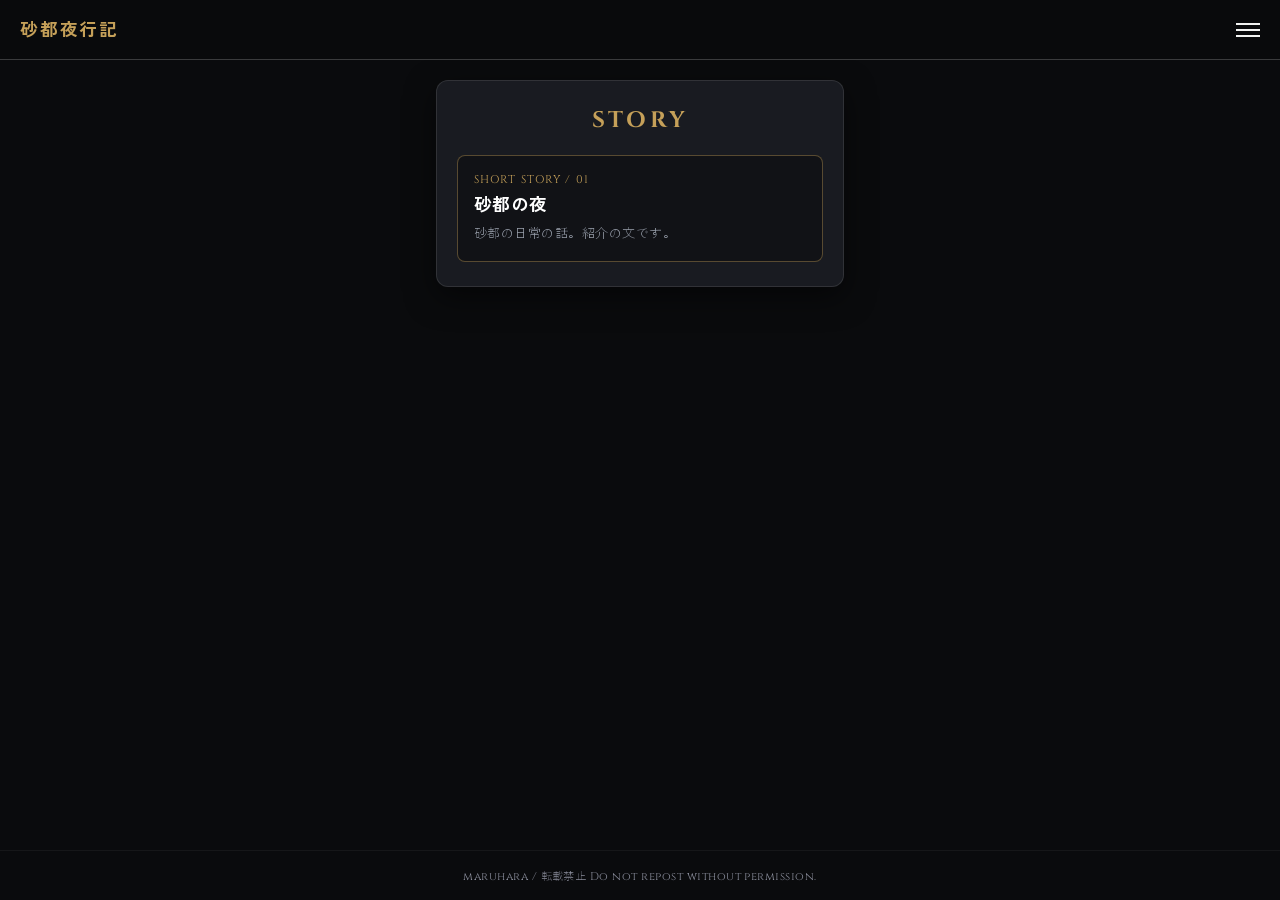
<file: story.html>
<!DOCTYPE html>
<html lang="ja">
<head>
  <meta charset="UTF-8">
  <meta name="viewport" content="width=device-width, initial-scale=1.0">
  <meta name="robots" content="noindex, nofollow">
  <meta http-equiv="Cache-Control" content="no-cache, no-store, must-revalidate">
  <title>ストーリー | SATOYAKOUKI</title>
  
  <link rel="stylesheet" href="./style.css?v=1.0">
  <link href="https://fonts.googleapis.com/css2?family=Cinzel:wght@400;600&family=Zen+Kaku Gothic+New:wght@300;400;700&display=swap" rel="stylesheet">
</head>
<body>

  <!-- 固定ヘッダー -->
  <header class="site-header">
    <a href="./index.html" class="header-logo">砂都夜行記</a>
    <button class="menu-btn" id="menuBtn" aria-label="Menu">
      <span></span>
      <span></span>
      <span></span>
    </button>
  </header>

  <!-- ドロップダウンメニュー -->
  <nav class="dropdown-menu" id="dropdownMenu">
    <a href="./index.html">INDEX</a>
    <a href="./character.html">CHARACTER</a>
    <a href="./story.html">STORY</a>
    <a href="./author.html">AUTHOR</a>
  </nav>

  <!-- メインコンテンツ -->
  <main class="main-wrapper">
    <div class="content-card">
      <h1 class="page-title">STORY</h1>
      
      <!-- ストーリー作品リスト -->
      <div class="story-list">
        <a href="./novel-01.html" class="story-item-btn">
          <span class="story-tag">SHORT STORY / 01</span>
          <h2 class="story-item-title">砂都の夜</h2>
          <p class="story-item-desc">砂都の日常の話。紹介の文です。</p>
        </a>
      </div>

    </div>
  </main>

<!-- 固定フッター -->
  <footer class="site-footer">
    <p>maruhara / 転載禁止 Do not repost without permission.</p>
  </footer>

  <script>
    const menuBtn = document.getElementById('menuBtn');
    const dropdownMenu = document.getElementById('dropdownMenu');
    menuBtn.addEventListener('click', () => {
      dropdownMenu.classList.toggle('active');
    });
  </script>
</body>
</html>
</file>
<file: style.css>
@charset "UTF-8";

/* ==========================================
   1. 基本リセット＆横スクロール防止
   ========================================== */
* {
  margin: 0;
  padding: 0;
  box-sizing: border-box;
}

html, body {
  width: 100%;
  max-width: 100%;
  overflow-x: hidden;
  background-color: #0a0b0d;
  color: #f2f2f2;
  font-family: 'Cinzel', 'Zen Kaku Gothic New', sans-serif;
  font-weight: 300;
  letter-spacing: 0.03em;
}

body {
  min-height: 100vh;
  display: flex;
  flex-direction: column;
  justify-content: space-between;
  align-items: center;
  position: relative;
  word-wrap: break-word;
  overflow-wrap: break-word;
}

/* ==========================================
   2. 固定ヘッダー（共通）
   ========================================== */
.site-header {
  position: fixed;
  top: 0;
  left: 0;
  width: 100%;
  height: 60px;
  background-color: rgba(10, 11, 13, 0.95);
  backdrop-filter: blur(8px);
  -webkit-backdrop-filter: blur(8px);
  border-bottom: 1px solid rgba(255, 255, 255, 0.2);
  display: flex;
  justify-content: space-between;
  align-items: center;
  padding: 0 20px;
  z-index: 1000;
}

.header-logo {
  font-family: 'Cinzel', 'Zen Kaku Gothic New', sans-serif;
  font-size: 1.1rem;
  font-weight: 600;
  color: #c5a059;
  text-decoration: none;
  letter-spacing: 0.1em;
}

.menu-btn {
  background: none;
  border: none;
  cursor: pointer;
  display: flex;
  flex-direction: column;
  justify-content: space-around;
  width: 24px;
  height: 18px;
  padding: 0;
  z-index: 1001;
}

.menu-btn span {
  display: block;
  width: 100%;
  height: 2px;
  background-color: #f2f2f2;
  transition: all 0.3s ease;
}

.dropdown-menu {
  position: fixed;
  top: 60px;
  left: 0;
  width: 100%;
  background-color: rgba(15, 17, 21, 0.98);
  border-bottom: 1px solid rgba(197, 160, 89, 0.3);
  display: none;
  flex-direction: column;
  padding: 15px 0;
  z-index: 999;
}

.dropdown-menu.active {
  display: flex;
}

.dropdown-menu a {
  color: #f2f2f2;
  text-decoration: none;
  padding: 12px 24px;
  font-family: 'Cinzel', 'Zen Kaku Gothic New', sans-serif;
  font-size: 0.9rem;
  letter-spacing: 0.1em;
  transition: background 0.2s;
}

.dropdown-menu a:hover {
  background-color: rgba(197, 160, 89, 0.15);
  color: #c5a059;
}

/* ==========================================
   3. メインレイアウト＆コンテンツカード
   ========================================== */
.main-wrapper {
  width: 100%;
  max-width: 440px;
  margin: 80px auto 40px;
  padding: 0 16px;
  box-sizing: border-box;
}

.content-card {
  background-color: rgba(31, 34, 41, 0.75);
  border: 1px solid rgba(255, 255, 255, 0.1);
  border-radius: 12px;
  padding: 24px 20px;
  backdrop-filter: blur(10px);
  -webkit-backdrop-filter: blur(10px);
  box-shadow: 0 10px 30px rgba(0, 0, 0, 0.5);
  width: 100%;
  box-sizing: border-box;
}

.page-title {
  font-family: 'Cinzel', sans-serif;
  font-size: 1.4rem;
  color: #c5a059;
  letter-spacing: 0.15em;
  margin-bottom: 20px;
  text-align: center;
}

.char-title-left {
  text-align: left;
  border-bottom: 1px solid rgba(197, 160, 89, 0.3);
  padding-bottom: 10px;
  margin-bottom: 16px;
}

/* ==========================================
   4. Character ページ専用（より明るいライトグレー背景）
   ========================================== */
.char-selector-container {
  display: flex;
  justify-content: flex-start;
  gap: 12px;
  margin-bottom: 16px;
}

.char-thumb-btn {
  background: rgba(10, 11, 13, 0.6);
  border: 2px solid rgba(255, 255, 255, 0.2);
  border-radius: 50%;
  width: 48px;
  height: 48px;
  padding: 2px;
  cursor: pointer;
  transition: all 0.3s ease;
  opacity: 0.6;
}

.char-thumb-btn:hover {
  opacity: 0.85;
}

.char-thumb-btn.active {
  border-color: #c5a059;
  opacity: 1;
  transform: scale(1.05);
  box-shadow: 0 0 10px rgba(197, 160, 89, 0.4);
}

.char-thumb-btn img {
  width: 100%;
  height: 100%;
  border-radius: 50%;
  object-fit: cover;
  display: block;
}

/* メイン画像枠：縦横比 5:11 */
.character-img-box {
  position: relative;
  width: 100%;
  aspect-ratio: 5 / 11;
  border-radius: 8px;
  overflow: hidden;
  border: 1px solid rgba(197, 160, 89, 0.4);
  box-shadow: 0 8px 20px rgba(0, 0, 0, 0.4);
  margin-bottom: 20px;
  user-select: none;
  touch-action: pan-y;
  background-color: transparent;
  transition: opacity 0.25s ease, filter 0.25s ease;
}

/* 画像背面のより明るいスモーキーライトグレーグラデーション */
.char-bg-overlay {
  position: absolute;
  top: 0;
  left: 0;
  width: 100%;
  height: 100%;
  z-index: 1;
  /* 上部：明るくクリアな白寄りグレー / 下部：落ち着いたミディアムライトグレー */
  background: linear-gradient(180deg, rgba(230, 233, 238, 0.8) 0%, rgba(31, 33, 34, 0.88) 100%);
  border-radius: 8px;
  pointer-events: none;
}

/* メイン画像本体 */
.character-img-box img#mainCharImg {
  position: absolute !important;
  top: 0 !important;
  left: 0 !important;
  width: 100% !important;
  height: 100% !important;
  max-width: 100% !important;
  max-height: 100% !important;
  object-fit: contain !important;
  display: block !important;
  z-index: 2 !important;
  background: transparent !important;
}

/* 矢印ナビ */
.swipe-arrow {
  position: absolute;
  top: 50%;
  background: rgba(10, 11, 13, 0.55);
  color: rgba(255, 255, 255, 0.85);
  border: 1px solid rgba(255, 255, 255, 0.25);
  border-radius: 50%;
  width: 32px;
  height: 32px;
  font-size: 0.65rem;
  display: flex;
  justify-content: center;
  align-items: center;
  cursor: pointer;
  z-index: 10;
  backdrop-filter: blur(2px);
  transition: all 0.2s ease;
}

.swipe-arrow.arrow-left {
  left: 10px;
  transform: translateY(-50%) rotate(-90deg);
}

.swipe-arrow.arrow-right {
  right: 10px;
  transform: translateY(-50%) rotate(90deg);
}

.swipe-arrow:hover {
  background: rgba(197, 160, 89, 0.8);
  color: #0a0b0d;
}

/* STAND / BUST-UP 表示バッジ */
.img-type-badge {
  position: absolute;
  bottom: 12px;
  left: 12px;
  background: rgba(10, 11, 13, 0.8);
  color: #c5a059;
  font-family: 'Cinzel', sans-serif;
  font-size: 0.65rem;
  padding: 3px 8px;
  border-radius: 4px;
  border: 1px solid rgba(197, 160, 89, 0.4);
  letter-spacing: 0.1em;
  pointer-events: none;
  z-index: 10;
}

/* プロフィールテキスト＆飾り */
.char-info.align-left {
  text-align: left;
  transition: opacity 0.25s ease, filter 0.25s ease;
}

.fade-out {
  opacity: 0 !important;
  filter: blur(5px) !important;
}

.char-tag {
  font-family: 'Cinzel', sans-serif;
  font-size: 0.75rem;
  color: #c5a059;
  letter-spacing: 0.1em;
  display: block;
  margin-bottom: 4px;
}

.char-name-jp {
  font-size: 1.5rem;
  font-weight: 700;
  margin-bottom: 2px;
  color: #ffffff;
}

.char-name-en {
  font-family: 'Cinzel', sans-serif;
  font-size: 0.8rem;
  color: #8a8d9b;
  letter-spacing: 0.1em;
  margin-bottom: 16px;
}

.char-bio {
  font-size: 0.88rem;
  line-height: 1.8;
  color: #d1d5db;
  border-left: 2px solid #c5a059;
  padding-left: 12px;
}

/* ==========================================
   Character ページ専用：お花アクセント（アイコン右〜メイン画像右上被せ）
   ========================================== */
.char-display-wrapper {
  position: relative;
  width: 100%;
}

.char-selector-container {
  position: relative;
  z-index: 5; /* アイコンをタップしやすく前面に */
}

.character-img-box {
  position: relative;
  z-index: 2;
}

/* アイコンの右側から生えてメイン画像右上へ被さる花 */
.chara-flower-accent {
  position: absolute;
  top: -65px;         /* アイコンの上端付近 */
  right: -15px;       /* アイコンの右側〜カード右端付近 */
  width: 150px;       /* ほどよいアクセントサイズ */
  height: 180px;
  background-image: url('./chara_flower.png');
  background-size: contain;
  background-repeat: no-repeat;
  background-position: top right;
  z-index: 10;        /* メイン画像の上に若干被せる */
  pointer-events: none; /* タップ操作を妨げない */
  filter: drop-shadow(0 4px 10px rgba(0, 0, 0, 0.5));
  opacity: 0.92;
}

/* ==========================================
   5. Story ページ＆小説本文専用
   ========================================== */
.story-list {
  display: flex;
  flex-direction: column;
  gap: 16px;
  width: 100%;
}

.story-item-btn {
  display: block;
  width: 100%;
  padding: 16px;
  background-color: rgba(10, 11, 13, 0.5);
  border: 1px solid rgba(197, 160, 89, 0.4);
  border-radius: 8px;
  text-decoration: none;
  transition: all 0.3s ease;
  box-sizing: border-box;
}

.story-item-btn:hover {
  background-color: rgba(197, 160, 89, 0.15);
  border-color: #c5a059;
  transform: translateY(-2px);
}

.story-tag {
  font-family: 'Cinzel', sans-serif;
  font-size: 0.7rem;
  color: #c5a059;
  letter-spacing: 0.1em;
  display: block;
  margin-bottom: 4px;
}

.story-item-title {
  font-size: 1.1rem;
  font-weight: 700;
  color: #ffffff;
  margin-bottom: 6px;
}

.story-item-desc {
  font-size: 0.82rem;
  color: #9ca3af;
  line-height: 1.6;
}

.novel-wrapper {
  padding: 12px 10px;
}

.novel-title {
  font-size: 1.4rem;
  font-weight: 700;
  color: #ffffff;
  text-align: center;
  margin-bottom: 8px;
}

.novel-subtitle {
  font-family: 'Cinzel', sans-serif;
  font-size: 0.8rem;
  color: #c5a059;
  text-align: center;
  letter-spacing: 0.1em;
  margin-bottom: 30px;
}

.novel-body {
  font-size: 0.92rem;
  line-height: 2.1;
  color: #e5e7eb;
  text-align: justify;
  margin-bottom: 30px;
}

.novel-body p {
  margin-bottom: 1.5em;
  text-indent: 1em;
}

/* ==========================================
   6. INDEX / AUTHOR ページ専用
   ========================================== */
.index-container {
  width: 100%;
  max-width: 440px;
  margin: 100px auto 40px;
  padding: 0 20px;
  text-align: center;
}

.logo-title {
  font-family: 'Cinzel', 'Zen Kaku Gothic New', sans-serif;
  font-size: 2.2rem;
  color: #c5a059;
  letter-spacing: 0.2em;
  margin-bottom: 30px;
}

.warning-box {
  background-color: rgba(31, 34, 41, 0.75);
  border: 1px solid rgba(255, 255, 255, 0.1);
  border-radius: 12px;
  padding: 20px;
  margin-bottom: 30px;
  font-size: 0.85rem;
  line-height: 1.8;
  color: #d1d5db;
}

.warning-title {
  display: block;
  font-family: 'Cinzel', sans-serif;
  color: #c5a059;
  font-size: 0.9rem;
  letter-spacing: 0.15em;
  margin-bottom: 10px;
}

.btn-enter {
  display: inline-block;
  width: 100%;
  padding: 14px 0;
  background: transparent;
  border: 1px solid #c5a059;
  color: #c5a059;
  font-family: 'Cinzel', sans-serif;
  font-size: 1rem;
  letter-spacing: 0.2em;
  text-decoration: none;
  border-radius: 6px;
  transition: all 0.3s ease;
}

.btn-enter:hover {
  background-color: rgba(197, 160, 89, 0.2);
  color: #ffffff;
}

.author-profile {
  text-align: center;
}

.author-name {
  font-size: 1.6rem;
  font-weight: 700;
  color: #ffffff;
  margin-bottom: 4px;
}

.author-id {
  font-family: 'Cinzel', sans-serif;
  font-size: 0.85rem;
  color: #c5a059;
  margin-bottom: 20px;
}

.author-bio {
  font-size: 0.9rem;
  line-height: 1.8;
  color: #d1d5db;
  margin-bottom: 28px;
  text-align: left;
}

.social-links {
  display: flex;
  flex-direction: column;
  gap: 12px;
  width: 100%;
}

.social-btn {
  display: block;
  width: 100%;
  padding: 12px 0;
  background-color: rgba(10, 11, 13, 0.5);
  border: 1px solid rgba(197, 160, 89, 0.5);
  color: #f2f2f2;
  font-family: 'Cinzel', 'Zen Kaku Gothic New', sans-serif;
  font-size: 0.9rem;
  letter-spacing: 0.1em;
  text-decoration: none;
  border-radius: 6px;
  transition: all 0.3s ease;
  text-align: center;
}

.social-btn:hover {
  background-color: rgba(197, 160, 89, 0.2);
  border-color: #c5a059;
  color: #c5a059;
}

/* ==========================================
   INDEX ページ専用：タイトル裏〜ATTENTION右上のお花アクセント
   ========================================== */
.index-card-wrapper {
  position: relative;
  width: 100%;
}

.logo-title {
  position: relative;
  z-index: 2; /* お花より手前に表示 */
}

.warning-box {
  position: relative;
  z-index: 2; /* お花より手前に表示 */
}

/* ATTENTION右上〜タイトル裏から生えるお花 */
.flower-accent {
  position: absolute;
  top: -80px;         /* タイトルの裏側まで伸びる位置 */
  right: -10px;       /* ATTENTION枠の右上付近 */
  width: 170px;       /* 小さめの上品なサイズ */
  height: 200px;
  background-image: url('./flower_orig.png');
  background-size: contain;
  background-repeat: no-repeat;
  background-position: bottom right;
  z-index: 1;         /* タイトルと枠の背後に配置 */
  pointer-events: none;
  filter: drop-shadow(0 4px 12px rgba(0, 0, 0, 0.6));
  opacity: 0.9;
}

/* ==========================================
   7. 固定フッター（共通）
   ========================================== */
.site-footer {
  width: 100%;
  height: 50px;
  display: flex;
  justify-content: center;
  align-items: center;
  font-family: 'Cinzel', 'Zen Kaku Gothic New', sans-serif;
  font-size: 0.7rem;
  color: #8a8d9b;
  background-color: #0a0b0d;
  border-top: 1px solid rgba(255, 255, 255, 0.05);
  margin-top: auto;
  padding: 0 10px;
  text-align: center;
}
</file>
